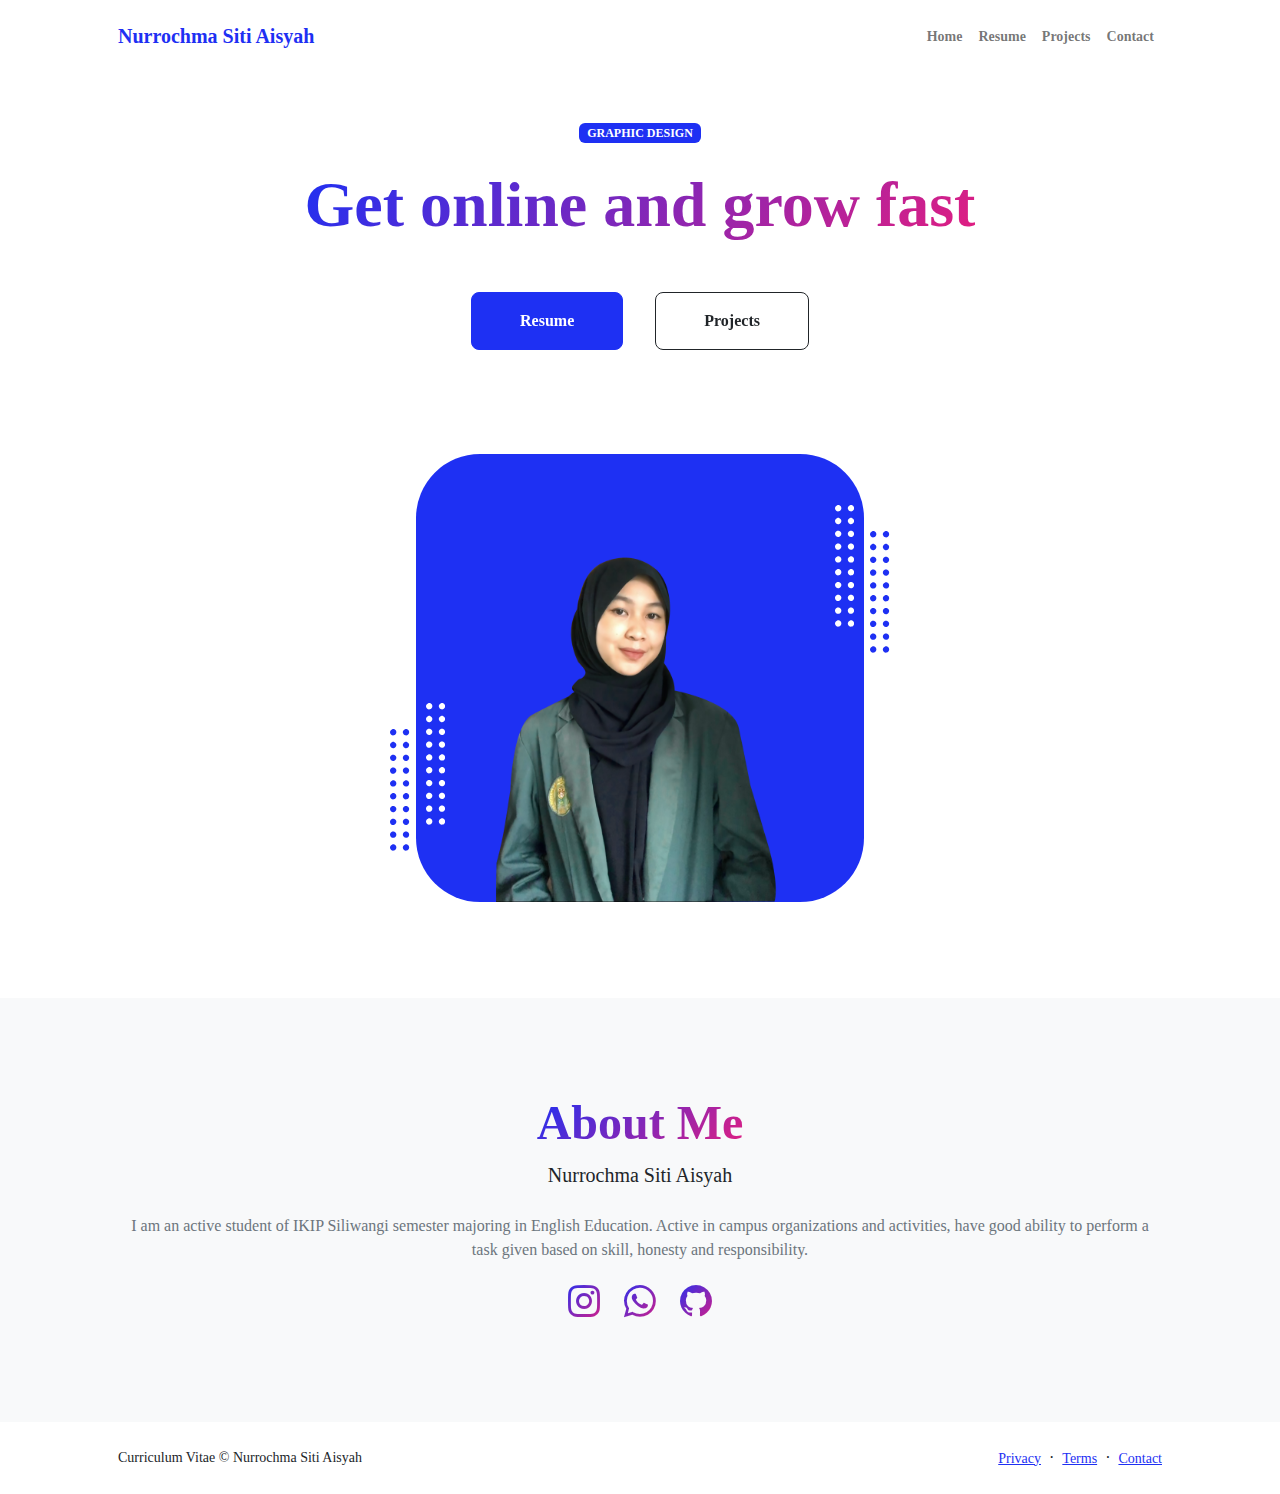
<file: index.html>
<!DOCTYPE html>
<html lang="en">
    <head>
        <meta charset="utf-8" />
        <meta name="viewport" content="width=device-width, initial-scale=1, shrink-to-fit=no" />
        <meta name="description" content="" />
        <meta name="author" content="" />
        <title>Curriculum Vitae</title>
        <!-- Favicon-->
        <link rel="icon" type="image/x-icon" href="assets/favicon.ico" />
        <!-- Custom Google font-->
        <link rel="preconnect" href="https://fonts.googleapis.com" />
        <link rel="preconnect" href="https://fonts.gstatic.com" crossorigin />
        <link href="https://fonts.googleapis.com/css2?family=Plus+Jakarta+Sans:wght@100;200;300;400;500;600;700;800;900&amp;display=swap" rel="stylesheet" />
        <!-- Bootstrap icons-->
        <link href="https://cdn.jsdelivr.net/npm/bootstrap-icons@1.8.1/font/bootstrap-icons.css" rel="stylesheet" />
        <!-- Core theme CSS (includes Bootstrap)-->
        <link href="css/styles.css" rel="stylesheet" />
        <link rel="stylesheet" href="https://unpkg.com/aos@next/dist/aos.css" />
    </head>
    <body class="d-flex flex-column h-100">
        <main class="flex-shrink-0">
            <!-- Navigation-->
            <nav class="navbar navbar-expand-lg navbar-light bg-white py-3">
                <div class="container px-5">
                    <a class="navbar-brand" href="index.html"><span class="fw-bolder text-primary">Nurrochma Siti Aisyah</span></a>
                    <button class="navbar-toggler" type="button" data-bs-toggle="collapse" data-bs-target="#navbarSupportedContent" aria-controls="navbarSupportedContent" aria-expanded="false" aria-label="Toggle navigation"><span class="navbar-toggler-icon"></span></button>
                    <div class="collapse navbar-collapse" id="navbarSupportedContent">
                        <ul class="navbar-nav ms-auto mb-2 mb-lg-0 small fw-bolder">
                            <li class="nav-item"><a class="nav-link" href="index.html">Home</a></li>
                            <li class="nav-item"><a class="nav-link" href="resume.html">Resume</a></li>
                            <li class="nav-item"><a class="nav-link" href="projects.html">Projects</a></li>
                            <li class="nav-item"><a class="nav-link" href="contact.html">Contact</a></li>
                        </ul>
                    </div>
                </div>
            </nav>
            <!-- Header-->
            <header class="py-5">
                <div class="container px-5 pb-5">
                    <div class="row gx-5 align-items-center">
                        <div class="col-xxl-5">
                            <!-- Header text content-->
                            <div class="text-center text-xxl-start">
                                <div class="badge bg-primary text-white mb-4"><div class="text-uppercase">Graphic Design</div></div>
                               
                                <h1 class="display-3 fw-bolder mb-5"><span class="text-gradient d-inline"  >Get online and grow fast</span></h1>
                                <div data-aos="zoom-in" data-aos-duration="4s" class="d-grid gap-3 d-sm-flex justify-content-sm-center justify-content-xxl-start mb-3">
                                    <a class="btn btn-primary btn-lg px-5 py-3 me-sm-3 fs-6 fw-bolder" href="resume.html">Resume</a>
                                    <a class="btn btn-outline-dark btn-lg px-5 py-3 fs-6 fw-bolder" href="projects.html">Projects</a>
                                </div>
                            </div>
                        </div>
                        <div class="col-xxl-7">
                            <!-- Header profile picture-->
                            <div class="d-flex justify-content-center mt-4 mt-xxl-0">
                                <div class="profile bg-primary">
                                    <!-- TIP: For best results, use a photo with a transparent background like the demo example below-->
                                    <!-- Watch a tutorial on how to do this on YouTube (link)-->
                                    <img class="profile-img" src="assets/nuy.png">
                                    <div class="dots-1">
                                        <!-- SVG Dots-->
                                        <svg version="1.1" xmlns="http://www.w3.org/2000/svg" xmlns:xlink="http://www.w3.org/1999/xlink" x="0px" y="0px" viewBox="0 0 191.6 1215.4" style="enable-background: new 0 0 191.6 1215.4" xml:space="preserve">
                                            <g transform="translate(0.000000,1280.000000) scale(0.100000,-0.100000)">
                                                <path d="M227.7,12788.6c-105-35-200-141-222-248c-43-206,163-412,369-369c155,32,275,190,260,339c-11,105-90,213-190,262        C383.7,12801.6,289.7,12808.6,227.7,12788.6z"></path>
                                                <path d="M1507.7,12788.6c-151-50-253-216-222-362c25-119,136-230,254-255c194-41,395,142,375,339c-11,105-90,213-190,262        C1663.7,12801.6,1569.7,12808.6,1507.7,12788.6z"></path>
                                                <path d="M227.7,11508.6c-105-35-200-141-222-248c-43-206,163-412,369-369c155,32,275,190,260,339c-11,105-90,213-190,262        C383.7,11521.6,289.7,11528.6,227.7,11508.6z"></path>
                                                <path d="M1507.7,11508.6c-151-50-253-216-222-362c25-119,136-230,254-255c194-41,395,142,375,339c-11,105-90,213-190,262        C1663.7,11521.6,1569.7,11528.6,1507.7,11508.6z"></path>
                                                <path d="M227.7,10228.6c-105-35-200-141-222-248c-43-206,163-412,369-369c155,32,275,190,260,339c-11,105-90,213-190,262        C383.7,10241.6,289.7,10248.6,227.7,10228.6z"></path>
                                                <path d="M1507.7,10228.6c-105-35-200-141-222-248c-43-206,163-412,369-369c155,32,275,190,260,339c-11,105-90,213-190,262        C1663.7,10241.6,1569.7,10248.6,1507.7,10228.6z"></path>
                                                <path d="M227.7,8948.6c-105-35-200-141-222-248c-43-206,163-412,369-369c155,32,275,190,260,339c-11,105-90,213-190,262        C383.7,8961.6,289.7,8968.6,227.7,8948.6z"></path>
                                                <path d="M1507.7,8948.6c-105-35-200-141-222-248c-43-206,163-412,369-369c155,32,275,190,260,339c-11,105-90,213-190,262        C1663.7,8961.6,1569.7,8968.6,1507.7,8948.6z"></path>
                                                <path d="M227.7,7668.6c-105-35-200-141-222-248c-43-206,163-412,369-369c155,32,275,190,260,339c-11,105-90,213-190,262        C383.7,7681.6,289.7,7688.6,227.7,7668.6z"></path>
                                                <path d="M1507.7,7668.6c-105-35-200-141-222-248c-43-206,163-412,369-369c155,32,275,190,260,339c-11,105-90,213-190,262        C1663.7,7681.6,1569.7,7688.6,1507.7,7668.6z"></path>
                                                <path d="M227.7,6388.6c-105-35-200-141-222-248c-43-206,163-412,369-369c155,32,275,190,260,339c-11,105-90,213-190,262        C383.7,6401.6,289.7,6408.6,227.7,6388.6z"></path>
                                                <path d="M1507.7,6388.6c-105-35-200-141-222-248c-43-206,163-412,369-369c155,32,275,190,260,339c-11,105-90,213-190,262        C1663.7,6401.6,1569.7,6408.6,1507.7,6388.6z"></path>
                                                <path d="M227.7,5108.6c-105-35-200-141-222-248c-43-206,163-412,369-369c155,32,275,190,260,339c-11,105-90,213-190,262        C383.7,5121.6,289.7,5128.6,227.7,5108.6z"></path>
                                                <path d="M1507.7,5108.6c-105-35-200-141-222-248c-43-206,163-412,369-369c155,32,275,190,260,339c-11,105-90,213-190,262        C1663.7,5121.6,1569.7,5128.6,1507.7,5108.6z"></path>
                                                <path d="M227.7,3828.6c-105-35-200-141-222-248c-43-206,163-412,369-369c155,32,275,190,260,339c-11,105-90,213-190,262        C383.7,3841.6,289.7,3848.6,227.7,3828.6z"></path>
                                                <path d="M1507.7,3828.6c-105-35-200-141-222-248c-43-206,163-412,369-369c155,32,275,190,260,339c-11,105-90,213-190,262        C1663.7,3841.6,1569.7,3848.6,1507.7,3828.6z"></path>
                                                <path d="M227.7,2548.6c-105-35-200-141-222-248c-43-206,163-412,369-369c155,32,275,190,260,339c-11,105-90,213-190,262        C383.7,2561.6,289.7,2568.6,227.7,2548.6z"></path>
                                                <path d="M1507.7,2548.6c-105-35-200-141-222-248c-43-206,163-412,369-369c155,32,275,190,260,339c-11,105-90,213-190,262        C1663.7,2561.6,1569.7,2568.6,1507.7,2548.6z"></path>
                                                <path d="M227.7,1268.6c-105-35-200-141-222-248c-43-206,163-412,369-369c155,32,275,190,260,339c-11,105-90,213-190,262        C383.7,1281.6,289.7,1288.6,227.7,1268.6z"></path>
                                                <path d="M1507.7,1268.6c-105-35-200-141-222-248c-43-206,163-412,369-369c155,32,275,190,260,339c-11,105-90,213-190,262        C1663.7,1281.6,1569.7,1288.6,1507.7,1268.6z"></path>
                                            </g>
                                        </svg>
                                        <!-- END of SVG dots-->
                                    </div>
                                    <div class="dots-2">
                                        <!-- SVG Dots-->
                                        <svg version="1.1" xmlns="http://www.w3.org/2000/svg" xmlns:xlink="http://www.w3.org/1999/xlink" x="0px" y="0px" viewBox="0 0 191.6 1215.4" style="enable-background: new 0 0 191.6 1215.4" xml:space="preserve">
                                            <g transform="translate(0.000000,1280.000000) scale(0.100000,-0.100000)">
                                                <path d="M227.7,12788.6c-105-35-200-141-222-248c-43-206,163-412,369-369c155,32,275,190,260,339c-11,105-90,213-190,262        C383.7,12801.6,289.7,12808.6,227.7,12788.6z"></path>
                                                <path d="M1507.7,12788.6c-151-50-253-216-222-362c25-119,136-230,254-255c194-41,395,142,375,339c-11,105-90,213-190,262        C1663.7,12801.6,1569.7,12808.6,1507.7,12788.6z"></path>
                                                <path d="M227.7,11508.6c-105-35-200-141-222-248c-43-206,163-412,369-369c155,32,275,190,260,339c-11,105-90,213-190,262        C383.7,11521.6,289.7,11528.6,227.7,11508.6z"></path>
                                                <path d="M1507.7,11508.6c-151-50-253-216-222-362c25-119,136-230,254-255c194-41,395,142,375,339c-11,105-90,213-190,262        C1663.7,11521.6,1569.7,11528.6,1507.7,11508.6z"></path>
                                                <path d="M227.7,10228.6c-105-35-200-141-222-248c-43-206,163-412,369-369c155,32,275,190,260,339c-11,105-90,213-190,262        C383.7,10241.6,289.7,10248.6,227.7,10228.6z"></path>
                                                <path d="M1507.7,10228.6c-105-35-200-141-222-248c-43-206,163-412,369-369c155,32,275,190,260,339c-11,105-90,213-190,262        C1663.7,10241.6,1569.7,10248.6,1507.7,10228.6z"></path>
                                                <path d="M227.7,8948.6c-105-35-200-141-222-248c-43-206,163-412,369-369c155,32,275,190,260,339c-11,105-90,213-190,262        C383.7,8961.6,289.7,8968.6,227.7,8948.6z"></path>
                                                <path d="M1507.7,8948.6c-105-35-200-141-222-248c-43-206,163-412,369-369c155,32,275,190,260,339c-11,105-90,213-190,262        C1663.7,8961.6,1569.7,8968.6,1507.7,8948.6z"></path>
                                                <path d="M227.7,7668.6c-105-35-200-141-222-248c-43-206,163-412,369-369c155,32,275,190,260,339c-11,105-90,213-190,262        C383.7,7681.6,289.7,7688.6,227.7,7668.6z"></path>
                                                <path d="M1507.7,7668.6c-105-35-200-141-222-248c-43-206,163-412,369-369c155,32,275,190,260,339c-11,105-90,213-190,262        C1663.7,7681.6,1569.7,7688.6,1507.7,7668.6z"></path>
                                                <path d="M227.7,6388.6c-105-35-200-141-222-248c-43-206,163-412,369-369c155,32,275,190,260,339c-11,105-90,213-190,262        C383.7,6401.6,289.7,6408.6,227.7,6388.6z"></path>
                                                <path d="M1507.7,6388.6c-105-35-200-141-222-248c-43-206,163-412,369-369c155,32,275,190,260,339c-11,105-90,213-190,262        C1663.7,6401.6,1569.7,6408.6,1507.7,6388.6z"></path>
                                                <path d="M227.7,5108.6c-105-35-200-141-222-248c-43-206,163-412,369-369c155,32,275,190,260,339c-11,105-90,213-190,262        C383.7,5121.6,289.7,5128.6,227.7,5108.6z"></path>
                                                <path d="M1507.7,5108.6c-105-35-200-141-222-248c-43-206,163-412,369-369c155,32,275,190,260,339c-11,105-90,213-190,262        C1663.7,5121.6,1569.7,5128.6,1507.7,5108.6z"></path>
                                                <path d="M227.7,3828.6c-105-35-200-141-222-248c-43-206,163-412,369-369c155,32,275,190,260,339c-11,105-90,213-190,262        C383.7,3841.6,289.7,3848.6,227.7,3828.6z"></path>
                                                <path d="M1507.7,3828.6c-105-35-200-141-222-248c-43-206,163-412,369-369c155,32,275,190,260,339c-11,105-90,213-190,262        C1663.7,3841.6,1569.7,3848.6,1507.7,3828.6z"></path>
                                                <path d="M227.7,2548.6c-105-35-200-141-222-248c-43-206,163-412,369-369c155,32,275,190,260,339c-11,105-90,213-190,262        C383.7,2561.6,289.7,2568.6,227.7,2548.6z"></path>
                                                <path d="M1507.7,2548.6c-105-35-200-141-222-248c-43-206,163-412,369-369c155,32,275,190,260,339c-11,105-90,213-190,262        C1663.7,2561.6,1569.7,2568.6,1507.7,2548.6z"></path>
                                                <path d="M227.7,1268.6c-105-35-200-141-222-248c-43-206,163-412,369-369c155,32,275,190,260,339c-11,105-90,213-190,262        C383.7,1281.6,289.7,1288.6,227.7,1268.6z"></path>
                                                <path d="M1507.7,1268.6c-105-35-200-141-222-248c-43-206,163-412,369-369c155,32,275,190,260,339c-11,105-90,213-190,262        C1663.7,1281.6,1569.7,1288.6,1507.7,1268.6z"></path>
                                            </g>
                                        </svg>
                                        <!-- END of SVG dots-->
                                    </div>
                                    <div class="dots-3">
                                        <!-- SVG Dots-->
                                        <svg version="1.1" xmlns="http://www.w3.org/2000/svg" xmlns:xlink="http://www.w3.org/1999/xlink" x="0px" y="0px" viewBox="0 0 191.6 1215.4" style="enable-background: new 0 0 191.6 1215.4" xml:space="preserve">
                                            <g transform="translate(0.000000,1280.000000) scale(0.100000,-0.100000)">
                                                <path d="M227.7,12788.6c-105-35-200-141-222-248c-43-206,163-412,369-369c155,32,275,190,260,339c-11,105-90,213-190,262        C383.7,12801.6,289.7,12808.6,227.7,12788.6z"></path>
                                                <path d="M1507.7,12788.6c-151-50-253-216-222-362c25-119,136-230,254-255c194-41,395,142,375,339c-11,105-90,213-190,262        C1663.7,12801.6,1569.7,12808.6,1507.7,12788.6z"></path>
                                                <path d="M227.7,11508.6c-105-35-200-141-222-248c-43-206,163-412,369-369c155,32,275,190,260,339c-11,105-90,213-190,262        C383.7,11521.6,289.7,11528.6,227.7,11508.6z"></path>
                                                <path d="M1507.7,11508.6c-151-50-253-216-222-362c25-119,136-230,254-255c194-41,395,142,375,339c-11,105-90,213-190,262        C1663.7,11521.6,1569.7,11528.6,1507.7,11508.6z"></path>
                                                <path d="M227.7,10228.6c-105-35-200-141-222-248c-43-206,163-412,369-369c155,32,275,190,260,339c-11,105-90,213-190,262        C383.7,10241.6,289.7,10248.6,227.7,10228.6z"></path>
                                                <path d="M1507.7,10228.6c-105-35-200-141-222-248c-43-206,163-412,369-369c155,32,275,190,260,339c-11,105-90,213-190,262        C1663.7,10241.6,1569.7,10248.6,1507.7,10228.6z"></path>
                                                <path d="M227.7,8948.6c-105-35-200-141-222-248c-43-206,163-412,369-369c155,32,275,190,260,339c-11,105-90,213-190,262        C383.7,8961.6,289.7,8968.6,227.7,8948.6z"></path>
                                                <path d="M1507.7,8948.6c-105-35-200-141-222-248c-43-206,163-412,369-369c155,32,275,190,260,339c-11,105-90,213-190,262        C1663.7,8961.6,1569.7,8968.6,1507.7,8948.6z"></path>
                                                <path d="M227.7,7668.6c-105-35-200-141-222-248c-43-206,163-412,369-369c155,32,275,190,260,339c-11,105-90,213-190,262        C383.7,7681.6,289.7,7688.6,227.7,7668.6z"></path>
                                                <path d="M1507.7,7668.6c-105-35-200-141-222-248c-43-206,163-412,369-369c155,32,275,190,260,339c-11,105-90,213-190,262        C1663.7,7681.6,1569.7,7688.6,1507.7,7668.6z"></path>
                                                <path d="M227.7,6388.6c-105-35-200-141-222-248c-43-206,163-412,369-369c155,32,275,190,260,339c-11,105-90,213-190,262        C383.7,6401.6,289.7,6408.6,227.7,6388.6z"></path>
                                                <path d="M1507.7,6388.6c-105-35-200-141-222-248c-43-206,163-412,369-369c155,32,275,190,260,339c-11,105-90,213-190,262        C1663.7,6401.6,1569.7,6408.6,1507.7,6388.6z"></path>
                                                <path d="M227.7,5108.6c-105-35-200-141-222-248c-43-206,163-412,369-369c155,32,275,190,260,339c-11,105-90,213-190,262        C383.7,5121.6,289.7,5128.6,227.7,5108.6z"></path>
                                                <path d="M1507.7,5108.6c-105-35-200-141-222-248c-43-206,163-412,369-369c155,32,275,190,260,339c-11,105-90,213-190,262        C1663.7,5121.6,1569.7,5128.6,1507.7,5108.6z"></path>
                                                <path d="M227.7,3828.6c-105-35-200-141-222-248c-43-206,163-412,369-369c155,32,275,190,260,339c-11,105-90,213-190,262        C383.7,3841.6,289.7,3848.6,227.7,3828.6z"></path>
                                                <path d="M1507.7,3828.6c-105-35-200-141-222-248c-43-206,163-412,369-369c155,32,275,190,260,339c-11,105-90,213-190,262        C1663.7,3841.6,1569.7,3848.6,1507.7,3828.6z"></path>
                                                <path d="M227.7,2548.6c-105-35-200-141-222-248c-43-206,163-412,369-369c155,32,275,190,260,339c-11,105-90,213-190,262        C383.7,2561.6,289.7,2568.6,227.7,2548.6z"></path>
                                                <path d="M1507.7,2548.6c-105-35-200-141-222-248c-43-206,163-412,369-369c155,32,275,190,260,339c-11,105-90,213-190,262        C1663.7,2561.6,1569.7,2568.6,1507.7,2548.6z"></path>
                                                <path d="M227.7,1268.6c-105-35-200-141-222-248c-43-206,163-412,369-369c155,32,275,190,260,339c-11,105-90,213-190,262        C383.7,1281.6,289.7,1288.6,227.7,1268.6z"></path>
                                                <path d="M1507.7,1268.6c-105-35-200-141-222-248c-43-206,163-412,369-369c155,32,275,190,260,339c-11,105-90,213-190,262        C1663.7,1281.6,1569.7,1288.6,1507.7,1268.6z"></path>
                                            </g>
                                        </svg>
                                        <!-- END of SVG dots-->
                                    </div>
                                    <div class="dots-4">
                                        <!-- SVG Dots-->
                                        <svg version="1.1" xmlns="http://www.w3.org/2000/svg" xmlns:xlink="http://www.w3.org/1999/xlink" x="0px" y="0px" viewBox="0 0 191.6 1215.4" style="enable-background: new 0 0 191.6 1215.4" xml:space="preserve">
                                            <g transform="translate(0.000000,1280.000000) scale(0.100000,-0.100000)">
                                                <path d="M227.7,12788.6c-105-35-200-141-222-248c-43-206,163-412,369-369c155,32,275,190,260,339c-11,105-90,213-190,262        C383.7,12801.6,289.7,12808.6,227.7,12788.6z"></path>
                                                <path d="M1507.7,12788.6c-151-50-253-216-222-362c25-119,136-230,254-255c194-41,395,142,375,339c-11,105-90,213-190,262        C1663.7,12801.6,1569.7,12808.6,1507.7,12788.6z"></path>
                                                <path d="M227.7,11508.6c-105-35-200-141-222-248c-43-206,163-412,369-369c155,32,275,190,260,339c-11,105-90,213-190,262        C383.7,11521.6,289.7,11528.6,227.7,11508.6z"></path>
                                                <path d="M1507.7,11508.6c-151-50-253-216-222-362c25-119,136-230,254-255c194-41,395,142,375,339c-11,105-90,213-190,262        C1663.7,11521.6,1569.7,11528.6,1507.7,11508.6z"></path>
                                                <path d="M227.7,10228.6c-105-35-200-141-222-248c-43-206,163-412,369-369c155,32,275,190,260,339c-11,105-90,213-190,262        C383.7,10241.6,289.7,10248.6,227.7,10228.6z"></path>
                                                <path d="M1507.7,10228.6c-105-35-200-141-222-248c-43-206,163-412,369-369c155,32,275,190,260,339c-11,105-90,213-190,262        C1663.7,10241.6,1569.7,10248.6,1507.7,10228.6z"></path>
                                                <path d="M227.7,8948.6c-105-35-200-141-222-248c-43-206,163-412,369-369c155,32,275,190,260,339c-11,105-90,213-190,262        C383.7,8961.6,289.7,8968.6,227.7,8948.6z"></path>
                                                <path d="M1507.7,8948.6c-105-35-200-141-222-248c-43-206,163-412,369-369c155,32,275,190,260,339c-11,105-90,213-190,262        C1663.7,8961.6,1569.7,8968.6,1507.7,8948.6z"></path>
                                                <path d="M227.7,7668.6c-105-35-200-141-222-248c-43-206,163-412,369-369c155,32,275,190,260,339c-11,105-90,213-190,262        C383.7,7681.6,289.7,7688.6,227.7,7668.6z"></path>
                                                <path d="M1507.7,7668.6c-105-35-200-141-222-248c-43-206,163-412,369-369c155,32,275,190,260,339c-11,105-90,213-190,262        C1663.7,7681.6,1569.7,7688.6,1507.7,7668.6z"></path>
                                                <path d="M227.7,6388.6c-105-35-200-141-222-248c-43-206,163-412,369-369c155,32,275,190,260,339c-11,105-90,213-190,262        C383.7,6401.6,289.7,6408.6,227.7,6388.6z"></path>
                                                <path d="M1507.7,6388.6c-105-35-200-141-222-248c-43-206,163-412,369-369c155,32,275,190,260,339c-11,105-90,213-190,262        C1663.7,6401.6,1569.7,6408.6,1507.7,6388.6z"></path>
                                                <path d="M227.7,5108.6c-105-35-200-141-222-248c-43-206,163-412,369-369c155,32,275,190,260,339c-11,105-90,213-190,262        C383.7,5121.6,289.7,5128.6,227.7,5108.6z"></path>
                                                <path d="M1507.7,5108.6c-105-35-200-141-222-248c-43-206,163-412,369-369c155,32,275,190,260,339c-11,105-90,213-190,262        C1663.7,5121.6,1569.7,5128.6,1507.7,5108.6z"></path>
                                                <path d="M227.7,3828.6c-105-35-200-141-222-248c-43-206,163-412,369-369c155,32,275,190,260,339c-11,105-90,213-190,262        C383.7,3841.6,289.7,3848.6,227.7,3828.6z"></path>
                                                <path d="M1507.7,3828.6c-105-35-200-141-222-248c-43-206,163-412,369-369c155,32,275,190,260,339c-11,105-90,213-190,262        C1663.7,3841.6,1569.7,3848.6,1507.7,3828.6z"></path>
                                                <path d="M227.7,2548.6c-105-35-200-141-222-248c-43-206,163-412,369-369c155,32,275,190,260,339c-11,105-90,213-190,262        C383.7,2561.6,289.7,2568.6,227.7,2548.6z"></path>
                                                <path d="M1507.7,2548.6c-105-35-200-141-222-248c-43-206,163-412,369-369c155,32,275,190,260,339c-11,105-90,213-190,262        C1663.7,2561.6,1569.7,2568.6,1507.7,2548.6z"></path>
                                                <path d="M227.7,1268.6c-105-35-200-141-222-248c-43-206,163-412,369-369c155,32,275,190,260,339c-11,105-90,213-190,262        C383.7,1281.6,289.7,1288.6,227.7,1268.6z"></path>
                                                <path d="M1507.7,1268.6c-105-35-200-141-222-248c-43-206,163-412,369-369c155,32,275,190,260,339c-11,105-90,213-190,262        C1663.7,1281.6,1569.7,1288.6,1507.7,1268.6z"></path>
                                            </g>
                                        </svg>
                                        <!-- END of SVG dots-->
                                    </div>
                                </div>
                            </div>
                        </div>
                    </div>
                </div>
            </header>
            <!-- About Section-->
            <section class="bg-light py-5">
                <div class="container px-5">
                    <div class="row gx-5 justify-content-center">
                        <div class="col-xxl-8">
                            <div class="text-center my-5">
                                <h2 class="display-5 fw-bolder"><span class="text-gradient d-inline">About Me</span></h2>
                                <p class="lead fw-light mb-4">Nurrochma Siti Aisyah</p>
                                <p class="text-muted">I am an active student of IKIP Siliwangi semester majoring in English Education. Active in campus organizations and activities, have good ability to perform a task given based on skill, honesty and responsibility.</p>
                                <div class="d-flex justify-content-center fs-2 gap-4">
                                    <a class="text-gradient" href="https://www.instagram.com/@nsaisyahh_"><i class="bi bi-instagram"></i></a>
                                    <a class="text-gradient" href="https://www.whatsapp.com/6285712631286"><i class="bi bi-whatsapp"></i></a>
                                    <a class="text-gradient" href="https://nurrochmasa.github.io/NurrochmaSA/"><i class="bi bi-github"></i></a>
                                </div>
                            </div>
                        </div>
                    </div>
                </div>
            </section>
        </main>
        <!-- Footer-->
        <footer class="bg-white py-4 mt-auto">
            <div class="container px-5">
                <div class="row align-items-center justify-content-between flex-column flex-sm-row">
                    <div class="col-auto"><div class="small m-0">Curriculum Vitae &copy; Nurrochma Siti Aisyah</div></div>
                    <div class="col-auto">
                        <a class="small" href="#!">Privacy</a>
                        <span class="mx-1">&middot;</span>
                        <a class="small" href="#!">Terms</a>
                        <span class="mx-1">&middot;</span>
                        <a class="small" href="#!">Contact</a>
                    </div>
                </div>
            </div>
        </footer>
        <!-- Bootstrap core JS-->
        <script src="https://cdn.jsdelivr.net/npm/bootstrap@5.2.3/dist/js/bootstrap.bundle.min.js"></script>
        <!-- Core theme JS-->
        <script src="js/scripts.js"></script>
        <script src="https://unpkg.com/aos@next/dist/aos.js"></script>
        <script>
          AOS.init();
        </script>
    </body>
</html>
</file>
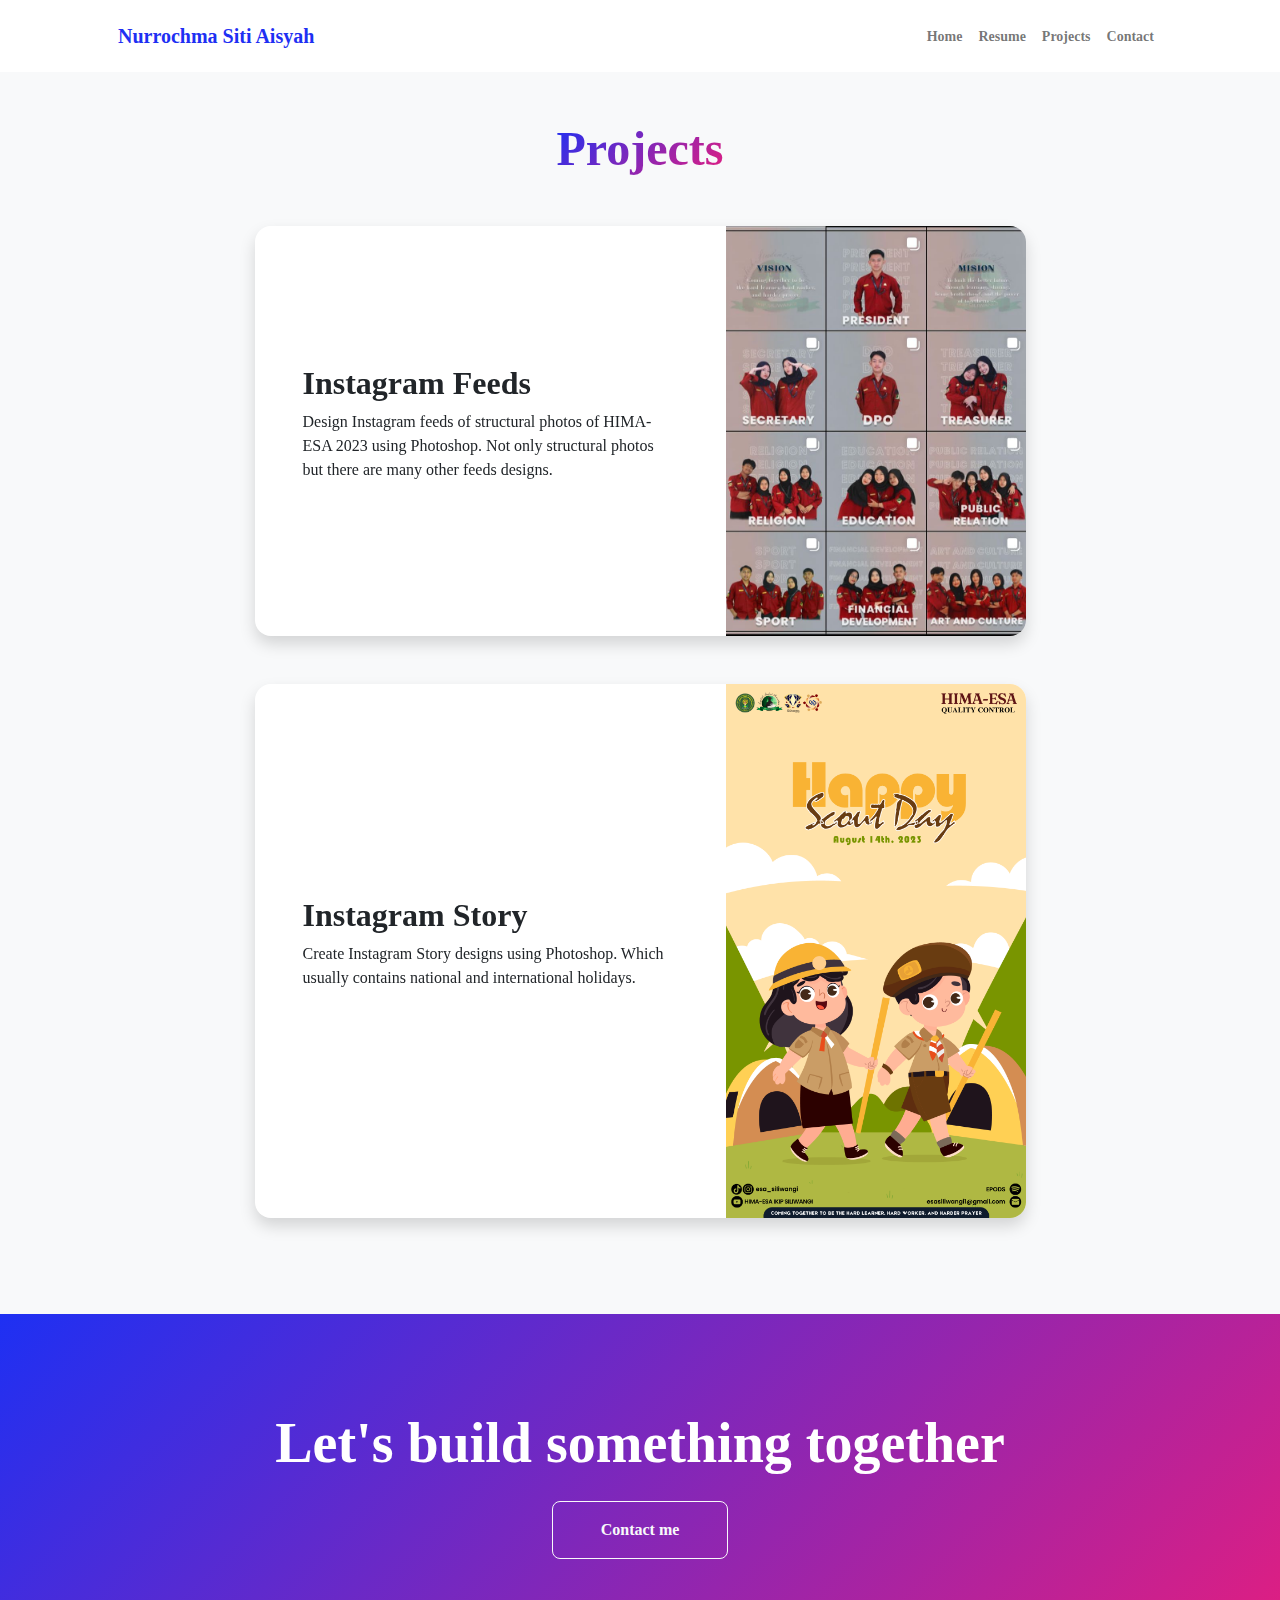
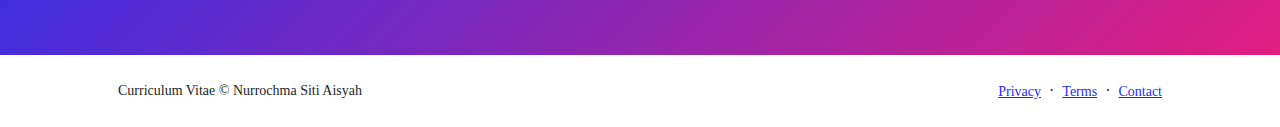
<file: projects.html>
<!DOCTYPE html>
<html lang="en">
    <head>
        <meta charset="utf-8" />
        <meta name="viewport" content="width=device-width, initial-scale=1, shrink-to-fit=no" />
        <meta name="description" content="" />
        <meta name="author" content="" />
        <title>Curriculum Vitae</title>
        <!-- Favicon-->
        <link rel="icon" type="image/x-icon" href="assets/favicon.ico" />
        <!-- Custom Google font-->
        <link rel="preconnect" href="https://fonts.googleapis.com" />
        <link rel="preconnect" href="https://fonts.gstatic.com" crossorigin />
        <link href="https://fonts.googleapis.com/css2?family=Plus+Jakarta+Sans:wght@100;200;300;400;500;600;700;800;900&amp;display=swap" rel="stylesheet" />
        <!-- Bootstrap icons-->
        <link href="https://cdn.jsdelivr.net/npm/bootstrap-icons@1.8.1/font/bootstrap-icons.css" rel="stylesheet" />
        <!-- Core theme CSS (includes Bootstrap)-->
        <link href="css/styles.css" rel="stylesheet" />
        <link rel="stylesheet" href="https://unpkg.com/aos@next/dist/aos.css" />
    </head>
    <body class="d-flex flex-column h-100 bg-light">
        <main class="flex-shrink-0">
            <!-- Navigation-->
            <nav class="navbar navbar-expand-lg navbar-light bg-white py-3">
                <div class="container px-5">
                    <a class="navbar-brand" href="index.html"><span class="fw-bolder text-primary">Nurrochma Siti Aisyah</span></a>
                    <button class="navbar-toggler" type="button" data-bs-toggle="collapse" data-bs-target="#navbarSupportedContent" aria-controls="navbarSupportedContent" aria-expanded="false" aria-label="Toggle navigation"><span class="navbar-toggler-icon"></span></button>
                    <div class="collapse navbar-collapse" id="navbarSupportedContent">
                        <ul class="navbar-nav ms-auto mb-2 mb-lg-0 small fw-bolder">
                            <li class="nav-item"><a class="nav-link" href="index.html">Home</a></li>
                            <li class="nav-item"><a class="nav-link" href="resume.html">Resume</a></li>
                            <li class="nav-item"><a class="nav-link" href="projects.html">Projects</a></li>
                            <li class="nav-item"><a class="nav-link" href="contact.html">Contact</a></li>
                        </ul>
                    </div>
                </div>
            </nav>
            <!-- Projects Section-->
            <section class="py-5">
                <div class="container px-5 mb-5">
                    <div class="text-center mb-5">
                        <h1 class="display-5 fw-bolder mb-0"><span class="text-gradient d-inline">Projects</span></h1>
                    </div>
                    <div class="row gx-5 justify-content-center">
                        <div class="col-lg-11 col-xl-9 col-xxl-8">
                            <!-- Project Card 1-->
                            <div  data-aos="fade-up" data-aos-duration="5s" class="card overflow-hidden shadow rounded-4 border-0 mb-5">
                                <div class="card-body p-0">
                                    <div class="d-flex align-items-center">
                                        <div class="p-5">
                                            <h2 class="fw-bolder">Instagram Feeds</h2>
                                            <p>Design Instagram feeds of structural photos of HIMA-ESA 2023 using Photoshop. Not only structural photos but there are many other feeds designs.</p>
                                        </div>
                                        <img class="img-fluid" src="assets/feeds.jpeg" width="300px" />
                                    </div>
                                </div>
                            </div>
                            <!-- Project Card 2-->
                            <div  data-aos="fade-up" data-aos-duration="5s" class="card overflow-hidden shadow rounded-4 border-0">
                                <div class="card-body p-0">
                                    <div class="d-flex align-items-center">
                                        <div class="p-5">
                                            <h2 class="fw-bolder">Instagram Story</h2>
                                            <p>Create Instagram Story designs using Photoshop. Which usually contains national and international holidays.</p>
                                        </div>
                                        <img class="img-fluid" src="assets/scout-day.png" width="300px">
                                    </div>
                                </div>
                            </div>
                        </div>
                    </div>
                </div>
            </section>
            <!-- Call to action section-->
            <section class="py-5 bg-gradient-primary-to-secondary text-white">
                <div class="container px-5 my-5">
                    <div class="text-center">
                        <h2 class="display-4 fw-bolder mb-4">Let's build something together</h2>
                        <a class="btn btn-outline-light btn-lg px-5 py-3 fs-6 fw-bolder" href="contact.html">Contact me</a>
                    </div>
                </div>
            </section>
        </main>
        <!-- Footer-->
        <footer class="bg-white py-4 mt-auto">
            <div class="container px-5">
                <div class="row align-items-center justify-content-between flex-column flex-sm-row">
                    <div class="col-auto"><div class="small m-0">Curriculum Vitae &copy; Nurrochma Siti Aisyah</div></div>
                    <div class="col-auto">
                        <a class="small" href="#!">Privacy</a>
                        <span class="mx-1">&middot;</span>
                        <a class="small" href="#!">Terms</a>
                        <span class="mx-1">&middot;</span>
                        <a class="small" href="#!">Contact</a>
                    </div>
                </div>
            </div>
        </footer>
        <!-- Bootstrap core JS-->
        <script src="https://cdn.jsdelivr.net/npm/bootstrap@5.2.3/dist/js/bootstrap.bundle.min.js"></script>
        <!-- Core theme JS-->
        <script src="js/scripts.js"></script>
        <script src="https://unpkg.com/aos@next/dist/aos.js"></script>
        <script>
          AOS.init();
        </script>
    </body>
</html>
</file>
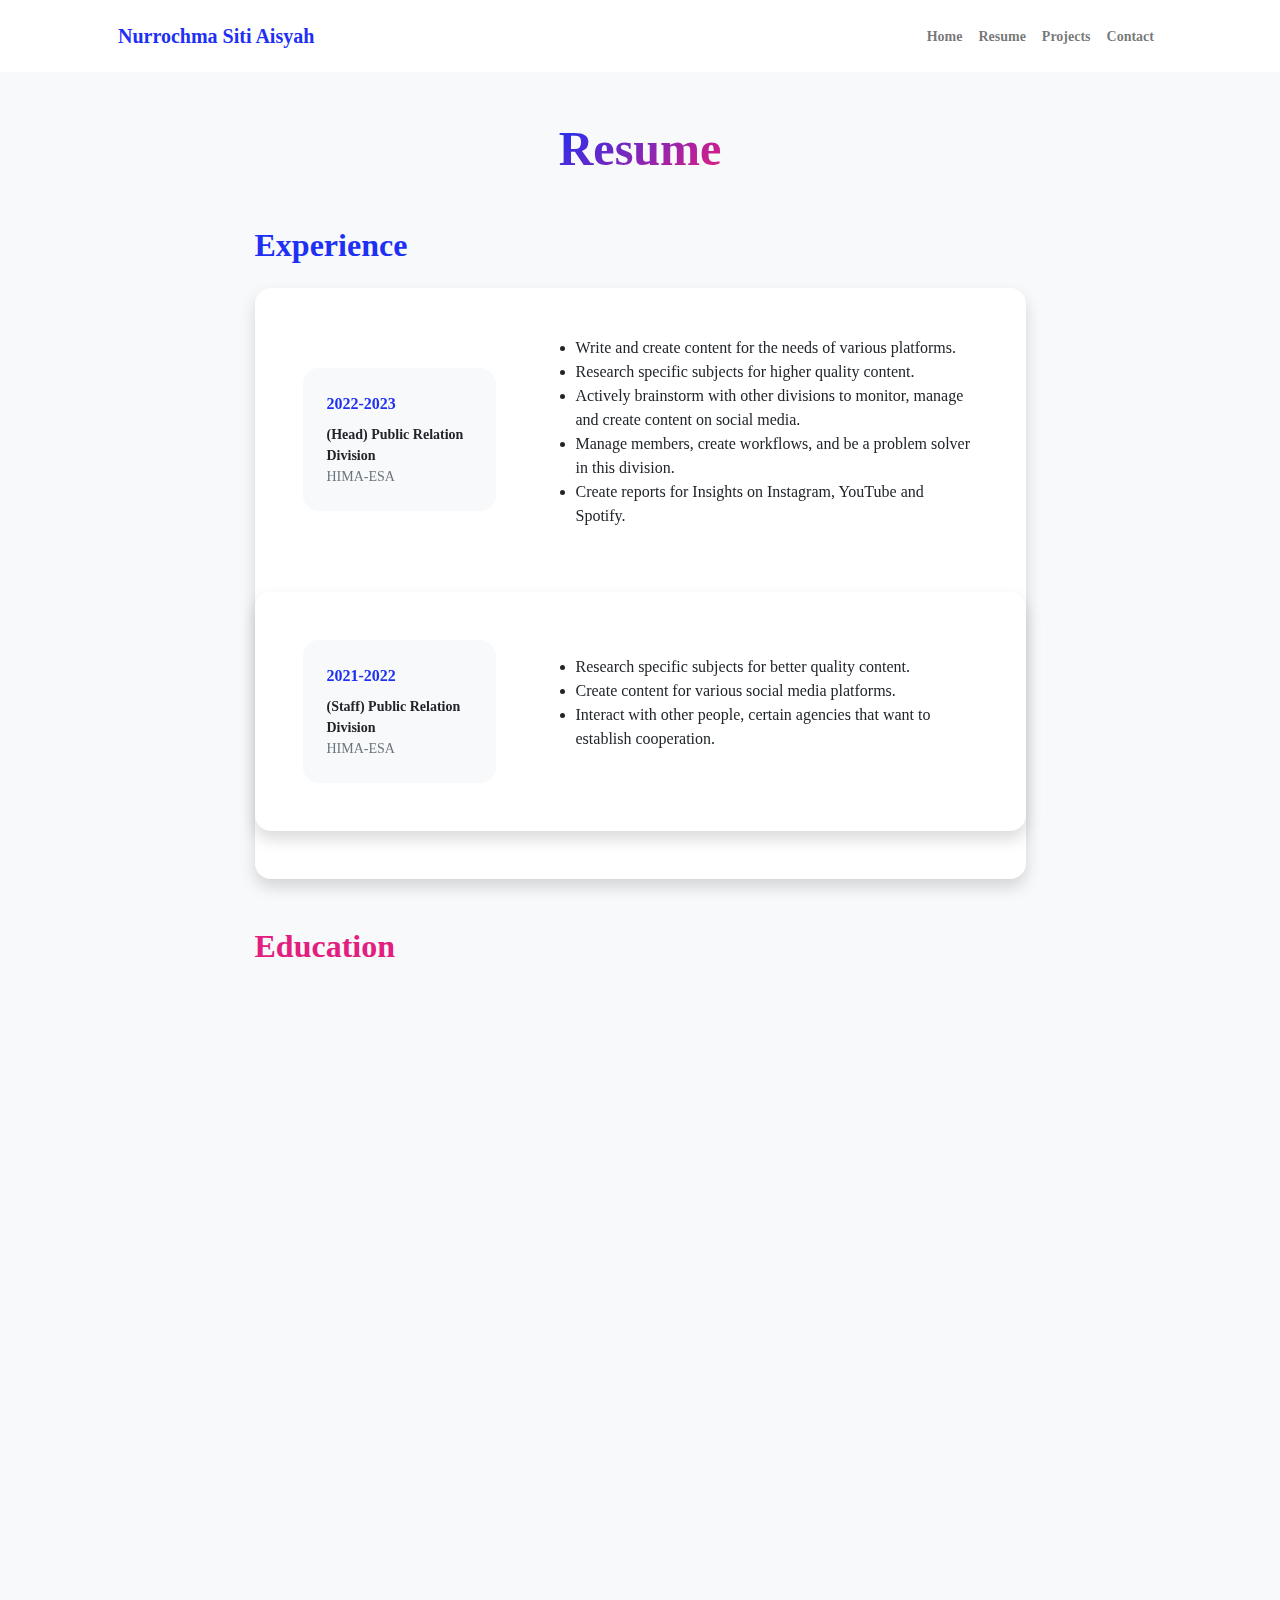
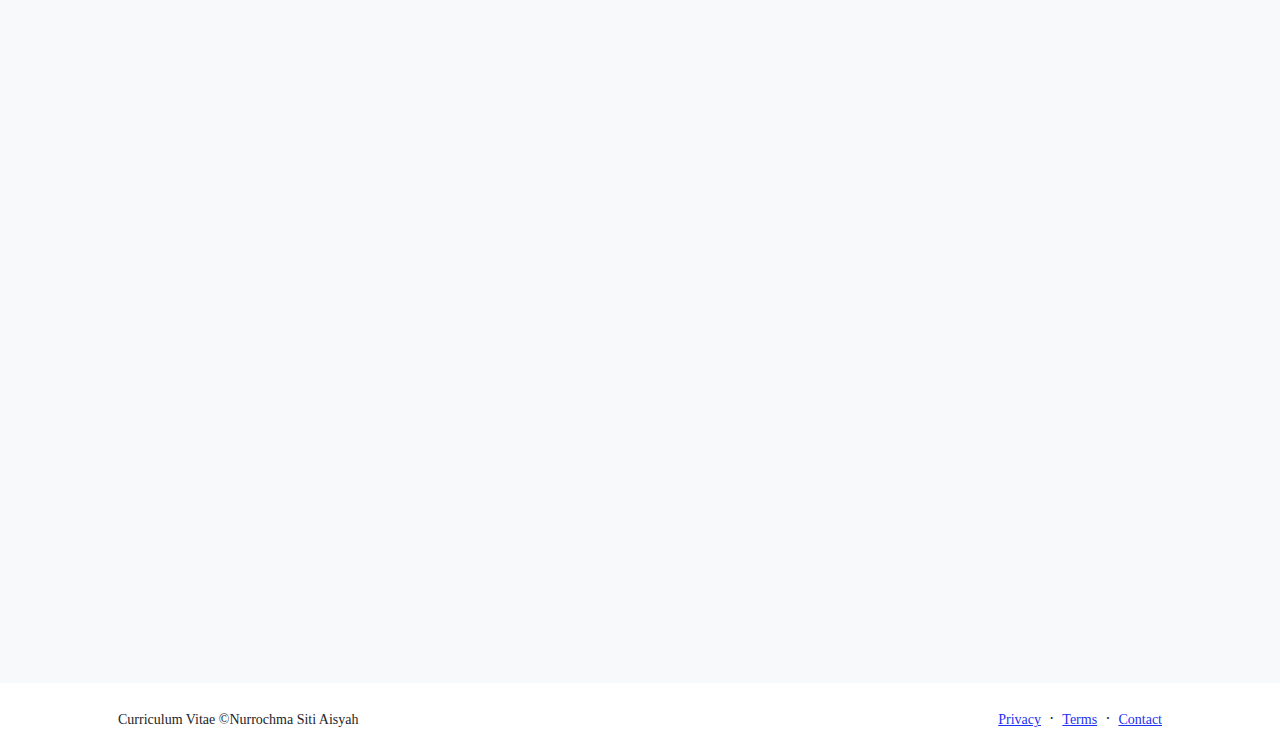
<file: resume.html>
<!DOCTYPE html>
<html lang="en">
    <head>
        <meta charset="utf-8" />
        <meta name="viewport" content="width=device-width, initial-scale=1, shrink-to-fit=no" />
        <meta name="description" content="" />
        <meta name="author" content="" />
        <title>Curriculum Vitae</title>
        <!-- Favicon-->
        <link rel="icon" type="image/x-icon" href="assets/favicon.ico" />
        <!-- Custom Google font-->
        <link rel="preconnect" href="https://fonts.googleapis.com" />
        <link rel="preconnect" href="https://fonts.gstatic.com" crossorigin />
        <link href="https://fonts.googleapis.com/css2?family=Plus+Jakarta+Sans:wght@100;200;300;400;500;600;700;800;900&amp;display=swap" rel="stylesheet" />
        <!-- Bootstrap icons-->
        <link href="https://cdn.jsdelivr.net/npm/bootstrap-icons@1.8.1/font/bootstrap-icons.css" rel="stylesheet" />
        <!-- Core theme CSS (includes Bootstrap)-->
        <link href="css/styles.css" rel="stylesheet" />
        <link rel="stylesheet" href="https://unpkg.com/aos@next/dist/aos.css" />
    </head>
    <body class="d-flex flex-column h-100 bg-light">
        <main class="flex-shrink-0">
            <!-- Navigation-->
            <nav class="navbar navbar-expand-lg navbar-light bg-white py-3">
                <div class="container px-5">
                    <a class="navbar-brand" href="index.html"><span class="fw-bolder text-primary">Nurrochma Siti Aisyah</span></a>
                    <button class="navbar-toggler" type="button" data-bs-toggle="collapse" data-bs-target="#navbarSupportedContent" aria-controls="navbarSupportedContent" aria-expanded="false" aria-label="Toggle navigation"><span class="navbar-toggler-icon"></span></button>
                    <div class="collapse navbar-collapse" id="navbarSupportedContent">
                        <ul class="navbar-nav ms-auto mb-2 mb-lg-0 small fw-bolder">
                            <li class="nav-item"><a class="nav-link" href="index.html">Home</a></li>
                            <li class="nav-item"><a class="nav-link" href="resume.html">Resume</a></li>
                            <li class="nav-item"><a class="nav-link" href="projects.html">Projects</a></li>
                            <li class="nav-item"><a class="nav-link" href="contact.html">Contact</a></li>
                        </ul>
                    </div>
                </div>
            </nav>
            <!-- Page Content-->
            
            <div class="container px-5 my-5">
                <div class="text-center mb-5">
                    <h1 class="display-5 fw-bolder mb-0"><span class="text-gradient d-inline">Resume</span></h1>
                </div>
                <div class="row gx-5 justify-content-center">
                    <div class="col-lg-11 col-xl-9 col-xxl-8">
                        <!-- Experience Section-->
                        <section>
                            <div class="d-flex align-items-center justify-content-between mb-4">
                                <h2 class="text-primary fw-bolder mb-0">Experience</h2>
                                <!-- Download resume button-->
                                <!-- Note: Set the link href target to a PDF file within your project-->
                            
                            </div>
                            <!-- Experience Card 1-->
                            <div data-aos="fade-up" data-aos-duration="5s" class="card shadow border-0 rounded-4 mb-5">
                                <div class="card-body p-5">
                                    <div class="row align-items-center gx-5">
                                        <div class="col text-center text-lg-start mb-4 mb-lg-0">
                                            <div class="bg-light p-4 rounded-4">
                                                <div class="text-primary fw-bolder mb-2">2022-2023</div>
                                                <div class="small fw-bolder">(Head) Public Relation Division</div>
                                                <div class="small text-muted">HIMA-ESA</div>
                                                
                                            </div>
                                        </div>
                                        <div class="col-lg-8"><div></div>
                                        <ul>
                                            <li>Write and create content for the needs of various platforms.</li>
                                            <li>Research specific subjects for higher quality content.</li>
                                            <li>Actively brainstorm with other divisions to monitor, manage and create content on social media.</li>
                                            <li>Manage members, create workflows, and be a problem solver in this division.</li>
                                            <li> Create reports for Insights on Instagram, YouTube and Spotify.</li>
                                        </ul>
                                    </div>
                                </div>
                            </div>
                            <!-- Experience Card 2-->
                            <div data-aos="fade-up" data-aos-duration="5s" class="card shadow border-0 rounded-4 mb-5">
                                <div class="card-body p-5">
                                    <div class="row align-items-center gx-5">
                                        <div class="col text-center text-lg-start mb-4 mb-lg-0">
                                            <div class="bg-light p-4 rounded-4">
                                                <div class="text-primary fw-bolder mb-2">2021-2022</div>
                                                <div class="small fw-bolder">(Staff) Public Relation Division</div>
                                                <div class="small text-muted">HIMA-ESA</div>
                                    
                                            </div>
                                        </div>
                                        <div class="col-lg-8"><div></div>
                                        <ul>
                                            <li>Research specific subjects for better quality content.</li>
                                      
                                            <li>Create content for various social media platforms.</li>
                                            <li>Interact with other people, certain agencies that want to establish cooperation.</li>
                                        </ul>
                                </div>
                            </div>
                        </section>
                        <!-- Education Section-->
                        <section>
                            <h2 class="text-secondary fw-bolder mb-4">Education</h2>
                            <!-- Education Card 1-->
                            <div  data-aos="fade-up" data-aos-duration="5s" class="card shadow border-0 rounded-4 mb-5">
                                <div class="card-body p-5">
                                    <div class="row align-items-center gx-5">
                                        <div class="col text-center text-lg-start mb-4 mb-lg-0">
                                            <div class="bg-light p-4 rounded-4">
                                                <div class="text-secondary fw-bolder mb-2">2021-Present</div>
                                                <div class="mb-2">
                                                    <div class="small fw-bolder">Institut Keguruan dan Ilmu Pendidikan Siliwangi</div>
                                    
                                                </div>
                                                <div class="fst-italic">
                                                    <div class="small text-muted">English Language</div>
                                                    <div class="small text-muted">Education</div>
                                                </div>
                                            </div>
                                        </div>
                                    
                                </div>
                            </div>
                            <!-- Education Card 2-->
                            <div  data-aos="fade-up" data-aos-duration="5s" class="card shadow border-0 rounded-4 mb-5">
                                <div class="card-body p-5">
                                    <div class="row align-items-center gx-5">
                                        <div class="col text-center text-lg-start mb-4 mb-lg-0">
                                            <div class="bg-light p-4 rounded-4">
                                                <div class="text-secondary fw-bolder mb-2">2017-2020</div>
                                                <div class="mb-2">
                                                    <div class="small fw-bolder">SMK TI Pemabangunan</div>
                                                   
                                                </div>
                                                <div class="fst-italic">
                                                    <div class="small text-muted">Computer and </div>
                                                    <div class="small text-muted">Networking Engineering</div>
                                                </div>
                                            </div>
                                        </div>
                                       
                                </div>
                            </div>
                        </section>
                        <!-- Divider-->
                        <div class="pb-5"></div>
                        <!-- Skills Section-->
                        <section>
                            <!-- Skillset Card-->
                            <div  data-aos="fade-up" data-aos-duration="5s" class="card shadow border-0 rounded-4 mb-5">
                                <div class="card-body p-5">
                                    <!-- Professional skills list-->
                                    <div class="mb-5">
                                        <div class="d-flex align-items-center mb-4">
                                            <div class="feature bg-primary bg-gradient-primary-to-secondary text-white rounded-3 me-3"><i class="bi bi-tools"></i></div>
                                            <h3 class="fw-bolder mb-0"><span class="text-gradient d-inline">Professional Skills</span></h3>
                                        </div>
                                        <div class="row row-cols-1 row-cols-md-3 mb-4">
                                            <div class="col mb-4 mb-md-0"><div class="d-flex align-items-center bg-light rounded-4 p-3 h-100">Problem Solving</div></div>
                                            <div class="col mb-4 mb-md-0"><div class="d-flex align-items-center bg-light rounded-4 p-3 h-100">Work Under Pressure</div></div>
                                            <div class="col"><div class="d-flex align-items-center bg-light rounded-4 p-3 h-100">Fast Learn</div></div>
                                        </div>
                                        <div class="row row-cols-1 row-cols-md-3">
                                            <div class="col mb-4 mb-md-0"><div class="d-flex align-items-center bg-light rounded-4 p-3 h-100">Good Communication</div></div>
                                            <div class="col mb-4 mb-md-0"><div class="d-flex align-items-center bg-light rounded-4 p-3 h-100">Responsibilities.</div></div>
                                            <div class="col"><div class="d-flex align-items-center bg-light rounded-4 p-3 h-100">Design Graphic</div></div>
                                        </div>
                                    </div>
                                    <!-- Languages list-->
                                    <div class="mb-0">
                                        <div class="d-flex align-items-center mb-4">
                                            <div class="feature bg-primary bg-gradient-primary-to-secondary text-white rounded-3 me-3"><i class="bi bi-code-slash"></i></div>
                                            <h3 class="fw-bolder mb-0"><span class="text-gradient d-inline">Languages</span></h3>
                                        </div>
                                        <div class="row row-cols-1 row-cols-md-3 mb-4">
                                            <div class="col mb-4 mb-md-0"><div class="d-flex align-items-center bg-light rounded-4 p-3 h-100">Indonesian (Activ)</div></div>
                                            
                                        </div>
                                        <div class="row row-cols-1 row-cols-md-3">
                                            <div class="col mb-4 mb-md-0"><div class="d-flex align-items-center bg-light rounded-4 p-3 h-100">English (Conversation)</div></div>
                                            
                                        </div>
                                    </div>
                                </div>
                            </div>
                        </section>
                    </div>
                </div>
            </div>
        </main>
        <!-- Footer-->
        <footer class="bg-white py-4 mt-auto">
            <div class="container px-5">
                <div class="row align-items-center justify-content-between flex-column flex-sm-row">
                    <div class="col-auto"><div class="small m-0">Curriculum Vitae &copy;Nurrochma Siti Aisyah</div></div>
                    <div class="col-auto">
                        <a class="small" href="#!">Privacy</a>
                        <span class="mx-1">&middot;</span>
                        <a class="small" href="#!">Terms</a>
                        <span class="mx-1">&middot;</span>
                        <a class="small" href="#!">Contact</a>
                    </div>
                </div>
            </div>
        </footer>
        <!-- Bootstrap core JS-->
        <script src="https://cdn.jsdelivr.net/npm/bootstrap@5.2.3/dist/js/bootstrap.bundle.min.js"></script>
        <!-- Core theme JS-->
        <script src="js/scripts.js"></script>
        <script src="https://unpkg.com/aos@next/dist/aos.js"></script>
        <script>
          AOS.init();
        </script>
    </body>
</html>
</file>
